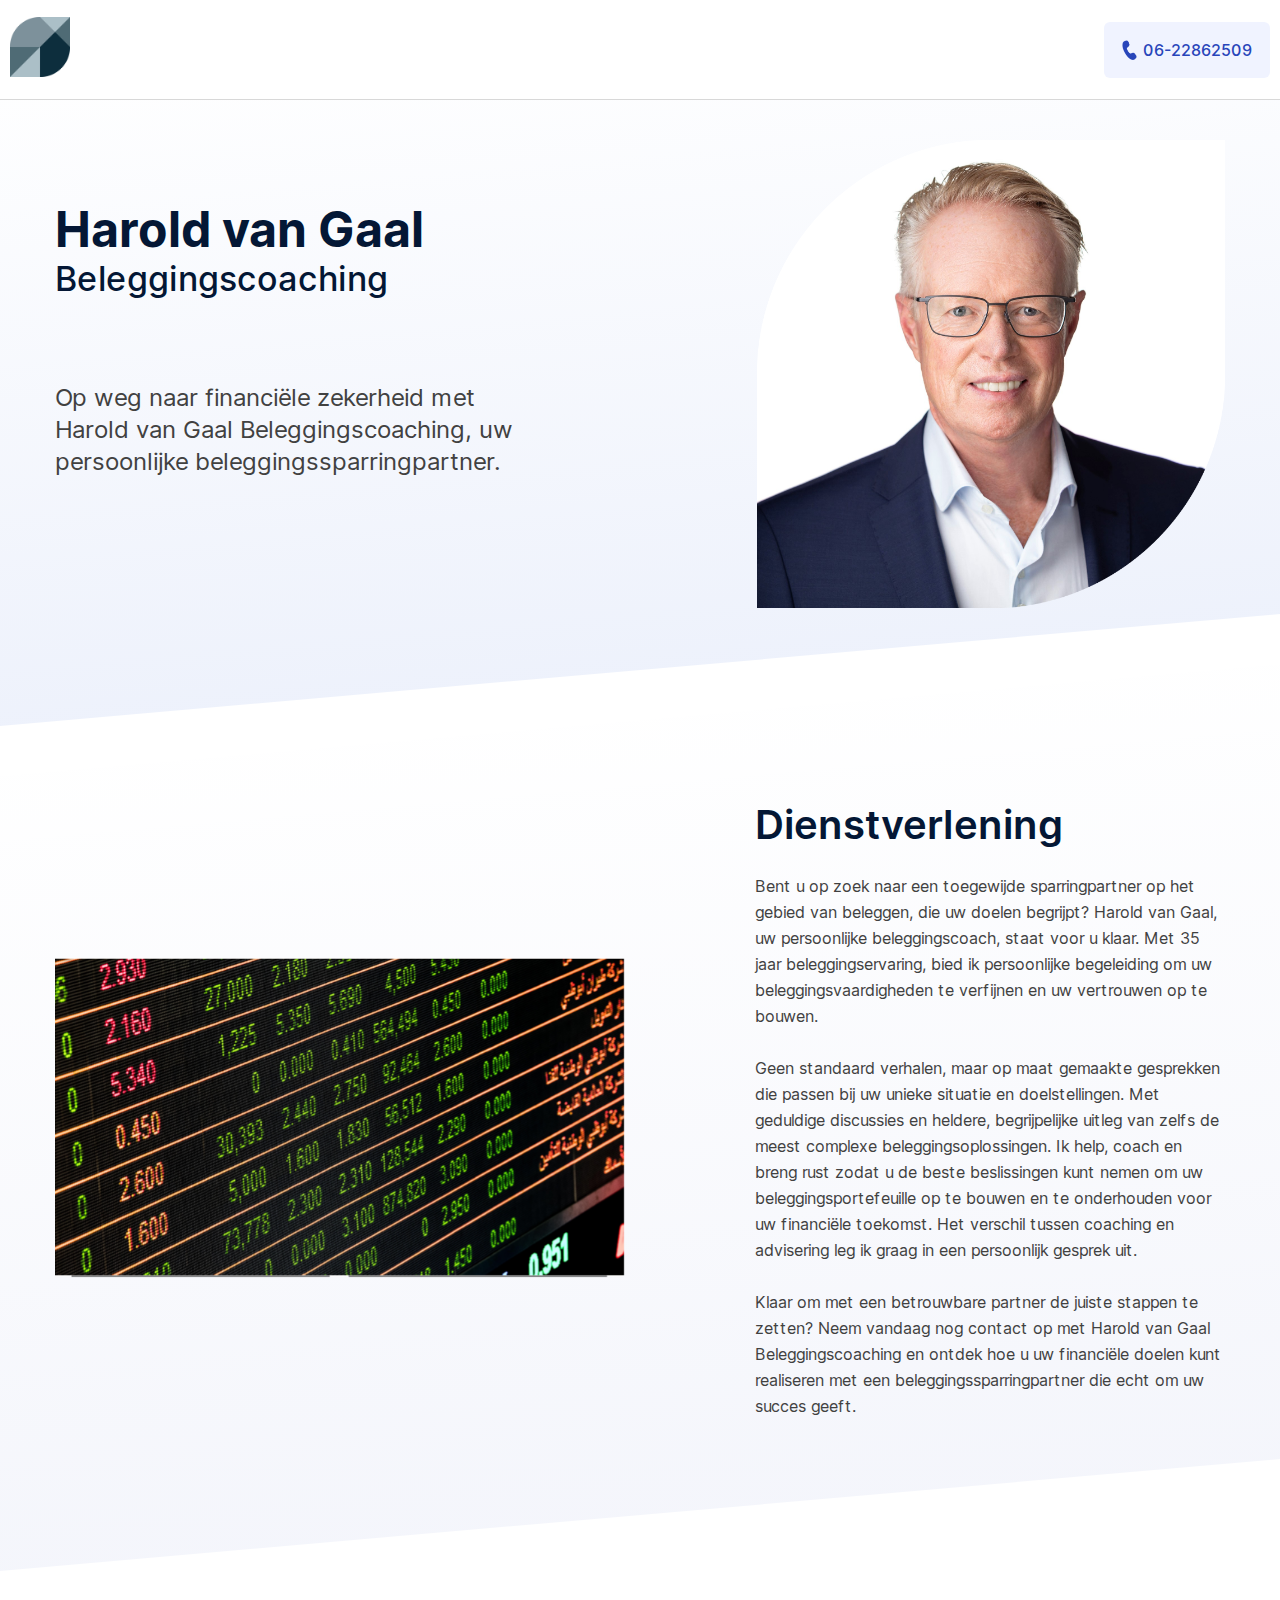
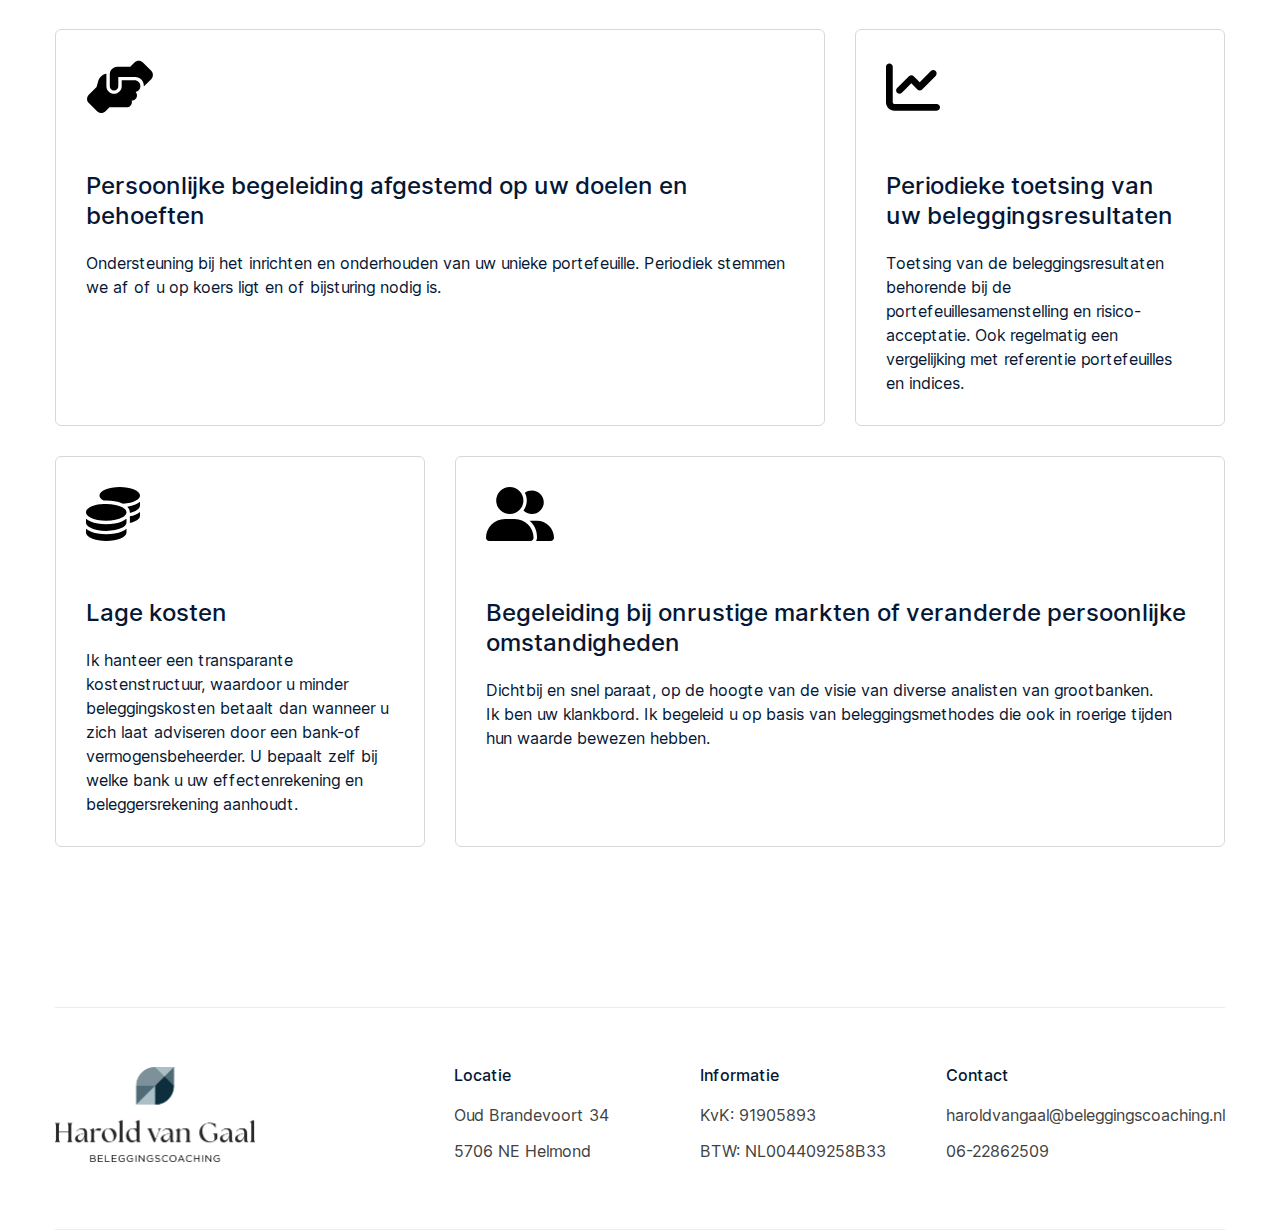
<file: index.html>
<!DOCTYPE html>
<html lang="en">
<head>
    <meta charset="utf-8">
    <meta http-equiv="X-UA-Compatible" content="IE=edge">
    <meta name="viewport" content="width=device-width,initial-scale=1.0">
    <meta name="keywords" content="Beleggen, belegging, beleggingscoaching, Helmond, Harold, Harold van Gaal, Harold van Gaal beleggingscoaching, Beleggen met vertrouwen, beleggen hulp, beleggings hulp"/>
    <meta name="description" content="Op weg naar financiële zekerheid met Harold van Gaal Beleggingscoaching, uw persoonlijke beleggingssparringpartner."/>
    <meta name="theme-color" content="#0d2e3d"/>

    <meta property="og:locale" content="nl_NL"/>
    <meta property="og:type" content="website">
    <meta property="og:title" content="Harold van Gaal beleggingscoaching - uw persoonlijke beleggingssparringpartner" />
    <meta property='og:image' content='https://i.imgur.com/KiqL4YO.jpg'/>
    <meta property="og:description" content="Bent u op zoek naar een toegewijde sparringpartner op het gebied van beleggen, die uw doelen begrijpt? Harold van Gaal, uw persoonlijke beleggingscoach, staat voor u klaar. Met 35 jaar beleggingservaring, biedt ik persoonlijke begeleiding om uw beleggingsvaardigheden te verfijnen en uw vertrouwen op te bouwen." />

    <meta name="twitter:card" content="summary_large_image"/>
    <meta name="twitter:site" content="Harold van Gaal beleggingscoaching - uw persoonlijke beleggingssparringpartner"/>
    <meta name="twitter:title" content="Harold van Gaal beleggingscoaching - uw persoonlijke beleggingssparringpartner"/>
    <meta name="twitter:description" content="Bent u op zoek naar een toegewijde sparringpartner op het gebied van beleggen, die uw doelen begrijpt? Harold van Gaal, uw persoonlijke beleggingscoach, staat voor u klaar. Met 35 jaar beleggingservaring, biedt ik persoonlijke begeleiding om uw beleggingsvaardigheden te verfijnen en uw vertrouwen op te bouwen."/>
    <meta name="twitter:url" content="https://beleggingscoaching.nl/" />

    <link type="application/json+oembed" href="/oEmbed.json" />

    <link rel="apple-touch-icon" sizes="57x57" href="/apple-icon-57x57.png">
    <link rel="apple-touch-icon" sizes="60x60" href="/apple-icon-60x60.png">
    <link rel="apple-touch-icon" sizes="72x72" href="/apple-icon-72x72.png">
    <link rel="apple-touch-icon" sizes="76x76" href="/apple-icon-76x76.png">
    <link rel="apple-touch-icon" sizes="114x114" href="/apple-icon-114x114.png">
    <link rel="apple-touch-icon" sizes="120x120" href="/apple-icon-120x120.png">
    <link rel="apple-touch-icon" sizes="144x144" href="/apple-icon-144x144.png">
    <link rel="apple-touch-icon" sizes="152x152" href="/apple-icon-152x152.png">
    <link rel="apple-touch-icon" sizes="180x180" href="/apple-icon-180x180.png">
    <link rel="icon" type="image/png" sizes="192x192"  href="/android-icon-192x192.png">
    <link rel="icon" type="image/png" sizes="32x32" href="/favicon-32x32.png">
    <link rel="icon" type="image/png" sizes="96x96" href="/favicon-96x96.png">
    <link rel="icon" type="image/png" sizes="16x16" href="/favicon-16x16.png">
    <link rel="manifest" href="/manifest.json">
    <meta name="msapplication-TileColor" content="#0d2e3d">
    <meta name="msapplication-TileImage" content="/images/favicons/ms-icon-144x144.png">

    <title>Harold van Gaal beleggingscoaching - uw persoonlijke beleggingssparringpartner</title>
  <script type="module" crossorigin src="/assets/index-fcbd6494.js"></script>
  <link rel="stylesheet" href="/assets/index-2481ab9f.css">
</head>
<body>

<div id="app"></div>


</body>
</html>
</file>
<file: assets/index-2481ab9f.css>
:root{--paragraphs-color: #414141;--heading-color: #041735;--brand-color: #2845ba}.w-layout-grid{grid-row-gap:16px;grid-column-gap:16px;grid-template-rows:auto auto;grid-template-columns:1fr 1fr;grid-auto-columns:1fr;display:grid}body{color:var(--paragraphs-color);font-family:Inter,sans-serif;font-size:16px;line-height:26px;margin:0}h1{color:var(--heading-color);margin-top:10px;margin-bottom:10px;font-size:48px;font-weight:700;line-height:59px}h2{color:var(--heading-color);margin-top:10px;font-size:40px;font-weight:600;line-height:49px}h3{color:var(--heading-color);margin-top:10px;font-size:24px;font-weight:500;line-height:30px}h4{color:var(--heading-color);margin-top:10px;font-size:20px;font-weight:500;line-height:28px}h5{color:var(--heading-color);margin-top:10px;margin-bottom:10px;font-size:18px;font-weight:500;line-height:26px}h6{color:var(--heading-color);margin-top:10px;margin-bottom:10px;font-size:16px;font-weight:500;line-height:24px}p{margin-bottom:0}a{color:var(--brand-color);text-decoration:none}a:hover{text-decoration:underline}ul{margin-top:10px;margin-bottom:10px;padding-left:40px}img{max-width:100%;margin-top:10px;margin-bottom:10px;display:inline-block}em{font-style:italic}blockquote{border-left:5px solid #e2e2e2;margin-top:10px;margin-bottom:10px;padding:10px 20px;font-size:18px;line-height:22px}.navbar-background{z-index:auto;box-shadow:none;background-color:#fff;border-bottom:1px solid #d8d8d8;margin-top:0;position:absolute;top:0%;bottom:0%;left:0%;right:0%}.dropdown-toggle{color:var(--heading-color);font-size:16px;font-weight:500}.dropdown-toggle:hover{color:var(--brand-color);font-weight:500}.dropdown-toggle:active{overflow:hidden}.dropdown-toggle.w--open{font-weight:500}.dropdown-toggle.w--open:hover{color:#2845ba}.nav-block{width:100%;height:100px;justify-content:space-between;align-items:center;margin-left:auto;margin-right:auto;display:flex;position:-webkit-sticky;position:sticky;padding:0!important}.arrow-icon{position:absolute}.navbar{z-index:999;background-color:#0000;font-weight:600;position:fixed;top:0%;bottom:auto;left:0%;right:0%}.dropdown-link{color:var(--heading-color);cursor:pointer;margin-top:0;margin-bottom:0;margin-left:0;padding:30px;font-size:16px;font-weight:500;text-decoration:none;transition:color .2s ease-in-out;display:block}.dropdown-link:hover{color:#2845ba;text-decoration:underline}.dropdown-link.w--current{font-size:16px}.dropdown-link.w--current:visited{color:#2845bab3}.phone-button{color:var(--brand-color);background-color:#f0f3ff;border-radius:6px;justify-content:flex-start;align-items:center;padding:15px 18px;font-weight:500;text-decoration:none!important;transition:transform .2s ease-in-out,background-color .2s ease-in-out,box-shadow .2s ease-in-out;display:flex;cursor:pointer}.logo{margin-top:0;margin-bottom:0;transition:transform .2s}.brand{transition:transform .2s;display:block}.phone-icon{margin-top:0;margin-bottom:0}.dropdown-link-vertical{color:var(--heading-color);cursor:pointer;margin-top:0;margin-bottom:0;margin-left:0;padding:15px 30px;font-size:16px;font-weight:500;text-decoration:none;transition:color .2s ease-in-out;display:block}.dropdown-link-vertical:hover{color:var(--brand-color);text-decoration:underline}.dropdown-link-vertical.w--current{font-size:16px}.dropdown-link-vertical.w--current:visited{color:#6e87e9}.phone-number{margin-left:6px;line-height:26px;text-decoration:none;display:inline-block}.nav-link-dropdown{margin-top:24px}.dropdown-list{color:#7c7c7c;background-color:#fff;border:1px solid #d8d8d8;border-radius:3px;padding-top:0;font-weight:500;display:none;box-shadow:5px 0 10px #0000001a}.dropdown-list:hover{color:#2e4ec2}.dropdown-list.w--open{width:auto;height:auto;box-shadow:none;border:1px solid #d8d8d8;border-radius:6px;margin-top:16px;margin-left:-10px;display:flex}.dropdown-list-vertical{color:#7c7c7c;background-color:#fff;border:1px solid #d8d8d8;border-radius:3px;padding-top:0;font-weight:500;display:none;box-shadow:5px 0 10px #0000001a}.dropdown-list-vertical:hover{color:#2e4ec2}.dropdown-list-vertical.w--open{width:auto;height:auto;box-shadow:none;border:1px solid #d8d8d8;border-radius:6px;margin-top:16px;margin-left:-10px;padding-top:15px;padding-bottom:15px;display:block}.nav-link{color:var(--heading-color);font-size:16px;font-weight:500}.nav-link:hover{color:var(--brand-color);text-decoration:none}.nav-link.w--current{color:var(--brand-color)}.dropdown-icon{margin-top:0;margin-bottom:0}.form-one{grid-column-gap:10px;grid-row-gap:0px;perspective-origin:50% 100%;transform-origin:50% 100%;grid-template-rows:auto;grid-template-columns:1.75fr .75fr;grid-auto-columns:1fr;display:grid}.form-block{z-index:1;width:480px;grid-column-gap:16px;grid-row-gap:16px;perspective-origin:50% 100%;transform-origin:50% 100%;grid-template-rows:auto;grid-template-columns:1fr 1fr;grid-auto-columns:1fr;margin-top:60px;margin-bottom:0;margin-right:0;display:block;position:relative}.five-minutes{font-weight:600}.header-section{flex-direction:row;justify-content:center;align-items:center;display:flex;position:relative}.hero-content-left{flex-direction:column;justify-content:flex-start;align-items:flex-start;padding-top:100px;padding-left:0;display:flex}.hero-title{width:482px;color:var(--heading-color);margin-top:0;margin-bottom:0;font-family:Inter,sans-serif;font-size:48px;font-weight:700;line-height:59px}.text-field-phone{width:100%;height:64px;color:var(--paragraphs-color);border:1px solid #d8d8d8;border-radius:6px;margin-bottom:0;padding-left:20px;font-size:16px;font-weight:400;transition:border .2s ease-in-out;display:flex}.text-field-phone:focus{border-color:#2845ba}.hero-grid{width:100%;height:auto;grid-column-gap:30px;grid-template-rows:auto;grid-template-columns:1fr 1fr;align-content:stretch;justify-content:stretch;justify-items:stretch;position:relative}.hero-bg-home-one{z-index:-999;height:670px;opacity:.1;background-image:linear-gradient(rgba(81,122,222,0),#517ade);align-items:flex-start;display:block;position:absolute;top:0%;bottom:auto;left:0%;right:0%;transform:skew(0,-5deg)}.hero-image{flex-direction:column;justify-content:flex-start;align-items:flex-end;margin-top:40px;display:flex}.scroll-down{width:70px;height:70px;background-color:#fff;border-radius:100%;justify-content:center;align-items:center;margin-top:60px;transition:box-shadow .2s ease-in-out;display:flex}.scroll-down:hover{box-shadow:0 4px 10px #00000014}.submit-button{width:170px;background-color:var(--brand-color);border-radius:6px;font-weight:500;transition:background-color .2s ease-in-out,transform .2s ease-in-out;box-shadow:0 11px 36px #2845ba33}.submit-button:hover{background-color:#395add;transform:translateY(-3px)}.submit-button.cta-button{width:100%;height:64px}.hero-text{width:480px;margin-bottom:0;font-size:24px;line-height:32px}.hero-block{width:100%;max-width:1170px;flex-direction:column;justify-content:center;align-items:center;margin:100px 35px 80px;display:flex;position:relative}.hero-block.hero-margin-home-3{margin-top:80px;margin-bottom:300px}.section{justify-content:center;align-items:center;display:flex;position:relative}.section.gradient-padding{background-image:linear-gradient(rgba(40,69,186,0),rgba(40,69,186,.05));padding-bottom:80px}.block-content{width:100%;max-width:1170px;flex-direction:column;justify-content:center;align-items:center;margin:80px 35px;display:flex;position:relative}.block-content.customer-margin{align-items:flex-start;margin-top:60px}.block-content.image-home-2{margin-left:35px;margin-right:35px}.block-content.clients-margin{margin-bottom:0}.block-content.left-align{align-items:flex-start}.block-content.contact-us{height:auto;background-image:linear-gradient(#607cf1,#607cf1);border-radius:6px;margin-top:200px;overflow:visible}.block-content.template-info{flex-direction:column;align-items:flex-start;display:flex}.block-content.top-margin{margin-top:160px}.block-content.top-bottom-margin{margin-top:140px;margin-bottom:160px}.customers-text{color:#41414166;margin-bottom:50px;font-size:20px;font-weight:400}.grid-customers{grid-column-gap:110px;grid-template-rows:auto;grid-template-columns:1.5fr 1.5fr 1.5fr 1.5fr 1.5fr}.customer{transition:transform .2s ease-in-out;position:relative}.customer:hover{transform:scale(.9)}.customer-logo{margin-top:0;margin-bottom:0}.health-insurance-block{height:385px;background-color:#fff3f2;border:1px solid rgba(0,0,0,0);border-radius:6px;margin-top:30px;padding-top:50px;padding-left:30px;padding-right:30px;transition:box-shadow .2s ease-in-out,background-color .2s ease-in-out}.health-insurance-block:hover{background-color:#fff;border-color:#d8d8d8;box-shadow:0 40px 40px -20px #0000001a}.pet-insurance-block{height:385px;background-color:#f0f3ff;border:1px solid rgba(0,0,0,0);border-radius:6px;margin-top:60px;padding-top:50px;padding-left:30px;padding-right:30px;transition:box-shadow .2s ease-in-out,background-color .2s ease-in-out}.pet-insurance-block:hover{background-color:#fff;border:1px solid #d8d8d8;box-shadow:0 40px 40px -20px #0000001a}.read-more{color:var(--brand-color);font-weight:500;line-height:24px;text-decoration:none}.read-more:hover{text-decoration:underline}.section-title{color:var(--heading-color);text-align:center;justify-content:center;align-items:center;margin-top:0;margin-bottom:80px;font-size:40px;font-weight:600;line-height:49px;display:block}.top-line{width:60px;height:2px;background-color:var(--heading-color);margin-bottom:30px}.car-insurance-block{height:385px;background-color:#f2fffe;border:1px solid rgba(0,0,0,0);border-radius:6px;padding-top:50px;padding-left:30px;padding-right:30px;transition:box-shadow .2s ease-in-out,background-color .2s ease-in-out}.car-insurance-block:hover{background-color:#fff;border-color:#d8d8d8;box-shadow:0 40px 40px -20px #0000001a}.insurance-paragraph{margin-bottom:0;line-height:24px}.insurance-title{margin-top:50px;margin-bottom:20px}.insurance-icon{margin-top:0;margin-bottom:0}.read-more-link{color:var(--brand-color);align-items:center;margin-top:40px;font-size:16px;font-weight:500;display:flex}.grid-insurance-boxes{width:100%;grid-column-gap:30px;grid-row-gap:30px;grid-template-rows:auto;grid-template-columns:1fr 1fr 1fr;grid-auto-columns:1fr;justify-items:stretch;display:grid}.section-title-left{justify-content:center;align-items:center;margin-top:0;margin-bottom:24px;display:block}.smart-insurance-bg{z-index:-999;height:96%;opacity:.05;background-image:linear-gradient(rgba(81,122,222,0),#2845ba);align-items:flex-start;display:block;position:absolute;top:0%;bottom:auto;left:0%;right:0%;transform:skew(0,-5deg)}.smart-image{margin-top:0;margin-bottom:0}.content-right{margin-left:100px}.paragraph-left{margin-bottom:50px}.grid-content{width:100%;grid-column-gap:30px;grid-row-gap:30px;grid-template-rows:auto;align-items:center}.secondary-button{width:170px;border:2px solid var(--brand-color);color:var(--brand-color);text-align:center;background-color:#0000;border-radius:6px;justify-content:center;align-items:center;padding-top:14px;padding-bottom:14px;font-weight:500;transition:background-color .2s ease-in-out,transform .2s ease-in-out;display:block}.secondary-button:hover{color:#fff;background-color:#2845ba;text-decoration:none;transform:translateY(-3px);box-shadow:1px 1px 4px #00000014,0 4px 6px #0000001c}.secondary-button.blog-button{margin-top:50px}.secondary-button.top-margin-button{margin-top:40px}.step-text{color:var(--brand-color);justify-content:center;align-items:center;display:flex}.step-image{margin-top:0;margin-bottom:0;transition:transform .5s ease-in-out;display:inline-block}.step-image:hover{transform:scale(1.05)}.step-block{width:100%;max-height:400px;object-fit:fill;border-radius:0 6px 6px;flex-wrap:nowrap;display:block;position:relative;overflow:hidden}.overlayer{height:40%;background-color:#0000;background-image:linear-gradient(rgba(3,17,35,0),#031123);display:block;position:absolute;top:auto;bottom:0%;left:0%;right:0%}.step-bg{width:84px;height:34px;color:var(--brand-color);background-color:#f0f3ff;border-top-left-radius:6px;border-top-right-radius:6px;justify-content:center;align-items:center;display:flex;position:relative}.blog-info{font-weight:400;position:absolute;top:auto;bottom:4%;left:3%;overflow:hidden}.step-paragraph{color:#fff;margin-bottom:0;font-family:Inter,sans-serif;font-weight:400;line-height:26px}.step-title{color:#fff;font-weight:500}.step{position:relative}._3-steps-bold{color:var(--brand-color);font-weight:600}._3-steps-grid{width:100%;grid-column-gap:30px;grid-row-gap:30px;grid-template-rows:auto;grid-template-columns:1fr 1fr 1fr;margin-top:0;position:relative}.slide-nav{width:100px;margin-bottom:90px;margin-left:auto;margin-right:387px;font-size:14px;display:block}.testimonial-grid{grid-column-gap:30px;grid-row-gap:30px;grid-template-rows:auto;grid-template-columns:1fr 1fr;grid-auto-flow:row;position:relative}.slider-arrow{margin:auto;font-size:18px;font-weight:600}.left-arrow{width:44px;height:44px;color:#2845ba;background-color:#e9ecf8;border-radius:100px;margin-top:60px;margin-bottom:0;margin-right:30px;padding:0;font-weight:400;transition:all .2s ease-in-out;display:none;position:relative}.left-arrow:hover{color:#fff;background-color:#2845ba;box-shadow:0 7px 13px #00000030}.client-info-v1{margin-top:40px;padding-bottom:0}.testimonial-slider-v1{width:100%;height:auto;background-color:#0000;position:relative}.client-image-big{margin-top:0;margin-bottom:0}.bottom-divider{width:100%;height:1px;background-color:#d8d8d8;margin-top:40px}.testimonial-block-v1{margin-top:auto;margin-bottom:150px;padding-left:100px;position:static;overflow:visible}.right-arrow{width:44px;height:44px;color:#2845ba;background-color:#e9ecf8;border-radius:100px;margin-bottom:0;transition:all .2s ease-in-out;display:none;position:relative}.right-arrow:hover{color:#fff;background-color:#2845ba;box-shadow:0 7px 13px #00000030}.quote-text-v1{margin-top:40px;margin-bottom:0;font-size:24px;font-weight:400;line-height:36px}.columns{width:100%;height:auto}.faqs-heading{margin-top:0;margin-bottom:0}.faqs-arrow{color:var(--heading-color);margin-left:0;margin-right:0;font-size:18px;font-weight:600;display:block}.faqs-paragraph{margin-bottom:0;line-height:24px}.column-faq-right{padding-left:15px;padding-right:0}.block-faqs-bg{height:auto;grid-column-gap:16px;grid-row-gap:16px;cursor:pointer;background-color:#fff;border:1px solid #d8d8d8;border-radius:6px;grid-template-rows:auto auto;grid-template-columns:1fr 1fr;grid-auto-columns:1fr;justify-content:space-around;align-items:stretch;margin-bottom:30px;padding:26px;transition:box-shadow .2s ease-in-out;display:block}.block-faqs-bg:hover{font-family:Inter,sans-serif;box-shadow:7px 7px 18px #00000014}.faqs-title{justify-content:space-between;align-items:center;display:flex}.space{height:10px}.column-faq-left{padding-left:0;padding-right:15px}.collection-list-blog{grid-column-gap:30px;grid-row-gap:30px;grid-template-rows:auto;grid-template-columns:1fr 1fr;grid-auto-columns:1fr;grid-auto-flow:row;display:grid}.collection-item-blog{grid-column-gap:16px;grid-row-gap:16px;grid-template-rows:auto auto;grid-template-columns:1fr 1fr;grid-auto-columns:1fr}.section-title{margin-top:0}.section-title.bottom-margin-width{width:500px;text-align:left;margin-bottom:80px}.footer-link{cursor:text!important;color:var(--paragraphs-color);margin-top:20px;margin-bottom:0;padding-bottom:0;font-weight:400;line-height:16px;text-decoration:none;display:block}.footer-link:hover{cursor:pointer!important;text-decoration:none}.footer-link.clickable:hover{cursor:pointer!important;text-decoration:underline}.footer-title{color:var(--heading-color);margin-top:0;margin-bottom:24px;font-size:16px;font-weight:500;line-height:16px}.footer-block{width:100%;height:auto;max-width:1170px;border-radius:3px 3px 0 0;margin-left:auto;margin-right:auto;position:relative;top:0%;bottom:0%;left:0%;right:0%}.footer-paragraph{color:var(--paragraphs-color);margin-top:20px;margin-bottom:0;line-height:24px}.footer-grid{width:100%;grid-template-rows:auto;grid-template-columns:1.25fr .75fr .75fr .5fr;padding-top:60px;padding-bottom:60px}.footer-divider{width:100%;height:1px;opacity:.1;color:#414141;background-color:#414141;margin-left:auto;margin-right:auto;position:absolute}.bottom-footer{justify-content:space-between;align-items:center;padding-top:20px;padding-bottom:20px;display:flex}.powered{float:none;clear:none;color:#414141;font-size:16px;font-weight:400;text-decoration:none}.footer-social-media{width:33px;height:33px;float:left;background-color:#d8d8d859;border-radius:6px;justify-content:center;align-items:center;margin-left:20px;display:flex}.footer{max-width:100%;perspective-origin:50% 100%;transform-origin:50% 100%;margin-top:80px;margin-left:35px;margin-right:35px;display:block;position:static}.blog-image-block{width:95%;height:300px;float:right;border-radius:6px;justify-content:flex-end;margin-bottom:-90px;display:block;position:relative;overflow:hidden}.blog-image{margin-top:0;margin-bottom:0;transition:transform .5s ease-in-out}.blog-image:hover{transform:scale(1.05)}.blog-title-date{z-index:1;width:370px;height:auto;background-color:#fff;border:1px solid #d8d8d8;border-radius:6px;padding:30px;transition:color .3s ease-in-out,box-shadow .3s ease-in-out;display:inline-block;position:relative}.blog-title-date:hover{color:#2845ba;box-shadow:7px 7px 18px #00000014}.category-post{width:100px;text-align:center;background-color:#e9ecf8;border-radius:6px;margin-bottom:20px}.blog-title{margin-top:0;margin-bottom:0}.date-created{color:var(--paragraphs-color);margin-top:20px}.blog-content{width:100%;max-width:1170px;flex-direction:column;justify-content:center;align-items:center;margin:0 35px;display:flex;position:relative}.rich-text-block{width:770px;font-size:18px;line-height:28px}.blog-text-overlayer{width:100%;height:40%;background-color:#0000;background-image:linear-gradient(rgba(3,17,35,0),#031123);border-bottom-right-radius:6px;border-bottom-left-radius:6px;display:block;position:absolute;top:auto;bottom:0%;left:0%;right:0%}.category-blog-post{width:100px;color:#fff;text-align:center;background-color:#ffffff4d;border-radius:6px;margin-top:0;margin-bottom:20px;margin-left:0;font-weight:500}.blog-single-text{width:600px;color:#fff;font-size:40px;font-weight:600;line-height:46px}.blog-post-image{width:100%;min-height:500px;grid-column-gap:16px;grid-row-gap:16px;border-radius:6px;flex-direction:row;grid-template-rows:auto auto;grid-template-columns:1fr 1fr;grid-auto-columns:1fr;justify-content:center;align-items:center;margin-top:60px;display:flex}.blog-single-hero{width:100%;max-width:1170px;flex-direction:column;flex:0 auto;justify-content:center;align-items:center;margin:100px 35px 80px;display:flex;position:relative}.blog-date-single-page{color:#f0f3ff;margin-top:10px}.right-arrow-visible{width:44px;height:44px;color:var(--brand-color);background-color:#f0f3ff;border-radius:100px;margin-bottom:0;margin-left:10px;margin-right:auto;transition:box-shadow .2s ease-in-out,background-color .2s ease-in-out;display:inline-block;position:relative}.right-arrow-visible:hover{background-color:var(--brand-color);color:#fff;box-shadow:0 7px 13px #00000030}.slide-nav-hiden{width:10%;height:30px;opacity:1;color:#2a48c2;justify-content:flex-start;margin-bottom:60px;margin-left:700px;margin-right:0;font-size:12px;line-height:16px;display:none;position:absolute;overflow:visible}.client-image-info{margin-top:40px}.testimonials{grid-column-gap:38px;grid-row-gap:30px;perspective-origin:50% 100%;transform-origin:50% 100%;grid-template-rows:auto;grid-template-columns:1fr 1fr 1fr;grid-auto-flow:row;margin-top:0;position:relative}.quote-icon{opacity:.3;margin-top:0;margin-bottom:0;display:block}.testimonial-slider-v2{width:100%;height:auto;background-color:#0000}.quote-text-v2{margin-top:40px;margin-bottom:0;font-size:18px;font-weight:400;line-height:28px}.client-info{float:left;margin-left:12px}.client-name{margin-top:5px;margin-bottom:0}.left-arrow-visible{width:44px;height:44px;color:var(--brand-color);background-color:#f0f3ff;border-radius:100px;margin-top:60px;margin-left:auto;margin-right:10px;transition:box-shadow .2s ease-in-out,background-color .2s ease-in-out;display:inline-block;position:relative}.left-arrow-visible:hover{background-color:var(--brand-color);color:#fff;box-shadow:0 7px 13px #00000030}.client-image-small{float:left;clear:both;margin-top:0;margin-bottom:0}.step-paragraph-v2{margin-bottom:0}.step-icon{margin-top:0;margin-bottom:0}.step-title-v2{margin-top:50px;margin-bottom:20px}.step-v2{cursor:crosshair;border:1px solid #d8d8d8;border-radius:6px;padding:40px 30px;transition:box-shadow .2s ease-in-out;position:relative}.step-v2:hover{box-shadow:14px 14px #fff3e5}.step-v2.step-2-hover:hover{box-shadow:14px 14px #eae8ff}.step-v2.step-3-hover:hover{box-shadow:14px 14px #ffeaea}.grid-step-3-v2{grid-column-gap:30px;grid-template-rows:auto;grid-template-columns:1fr 1fr 1fr}.step-text-top{opacity:.3;margin-top:20px;margin-right:20px;font-weight:500;position:absolute;top:0%;bottom:auto;left:auto;right:0%}.insurance-block{height:395px;background-color:#fff;border:1px solid #d8d8d8;border-radius:6px;padding-top:60px;padding-left:30px;padding-right:30px;transition:box-shadow .2s ease-in-out}.insurance-block:hover{border:1px solid #d8d8d8;box-shadow:14px 14px #fff3f2}.insurance-block.car-hover{transition-property:box-shadow}.insurance-block.car-hover:hover{box-shadow:14px 14px #f2fffe}.insurance-block.pet-hover{padding-left:30px;padding-right:30px;transition-property:box-shadow}.insurance-block.pet-hover:hover{box-shadow:14px 14px #f0f3ff}.single-hero-image{border-radius:6px;justify-content:center;margin-top:80px;display:flex;position:relative}.form-one-home-2{grid-column-gap:10px;grid-row-gap:0px;grid-template-rows:auto;grid-template-columns:1.75fr .75fr;grid-auto-columns:1fr;display:grid}.form-block-home-2{z-index:1;width:100%;max-width:550px;grid-column-gap:16px;grid-row-gap:16px;text-align:left;border-radius:6px;grid-template-rows:auto auto;grid-template-columns:1fr 1fr;grid-auto-columns:1fr;justify-content:center;margin:-30px auto 0;display:block;position:absolute;top:0%;bottom:auto;left:0%;right:0%}.hero-bg-home-2{z-index:-999;height:670px;opacity:.1;background-image:linear-gradient(rgba(81,122,222,0),#517ade);align-items:flex-start;display:block;position:absolute;top:0%;bottom:auto;left:0%;right:0%;transform:skew(0,-5deg)}.hero-title-center{color:var(--heading-color);text-align:center;margin-top:100px;margin-bottom:0;font-family:Inter,sans-serif;font-size:48px;font-weight:700;line-height:59px}.text-field-cta{width:100%;height:64px;color:var(--paragraphs-color);border:1px solid #d8d8d8;border-radius:6px;margin-bottom:0;padding-left:20px;padding-right:20px;font-size:16px;font-weight:400;display:flex}.text-field-cta:focus{border-color:#2845ba}.cta-grid{grid-column-gap:10px;grid-row-gap:0px;grid-template-rows:auto;grid-template-columns:1fr 1fr .75fr;grid-auto-columns:1fr;display:grid}.cta-form{width:100%;max-width:770px;grid-column-gap:16px;grid-row-gap:16px;text-align:left;grid-template-rows:auto auto;grid-template-columns:1fr 1fr;grid-auto-columns:1fr;justify-content:center;margin-bottom:0;margin-left:auto;margin-right:auto;display:block;position:static;top:0%;bottom:auto;left:0%;right:0%}.smart-insurance-section-bg{z-index:-999;height:100%;opacity:.05;background-image:linear-gradient(rgba(81,122,222,0),#2845ba);align-items:flex-start;display:block;position:absolute;top:auto;bottom:0%;left:0%;right:0%;transform:skew(0,-5deg)}.insurance-block-home-3{height:auto;color:var(--heading-color);background-color:#fff;border:1px solid #d8d8d8;border-radius:6px;padding:40px 30px;transition:box-shadow .2s ease-in-out}.insurance-block-home-3:hover{box-shadow:0 40px 40px -20px #0000001a}.grid-insurance-boxes-home-3{width:100%;max-width:1170px;grid-column-gap:30px;grid-row-gap:30px;grid-template-rows:auto;grid-template-columns:1fr 1fr 1fr;grid-auto-columns:1fr;justify-items:stretch;margin-bottom:-220px;margin-left:auto;margin-right:auto;padding-left:30px;padding-right:30px;display:grid;position:absolute;top:auto;bottom:0%;left:0%;right:0%}.hero-text-center{color:var(--paragraphs-color);text-align:center;margin-top:25px;margin-bottom:0;font-family:Inter,sans-serif;font-size:24px;font-weight:400;line-height:32px;position:relative}.cover-logo{width:100px;height:100px;margin:auto;transition:transform .2s;position:absolute;top:0;bottom:0;left:0;right:0}.cover-logo:hover{transform:scale(1.1)}.about-us-grid{width:100%;grid-column-gap:30px;grid-row-gap:30px;grid-template-rows:auto;align-items:center}.logo-circle-2{width:120px;height:120px;background-color:#fff;border:1px solid #d1d1d1;border-radius:100%;justify-content:center;margin:-55px auto auto;transition:box-shadow .2s ease-in-out;display:flex;position:absolute;top:0%;bottom:0;left:0%;right:0}.logo-circle-2:hover{box-shadow:0 10px 18px #00000014}.about-us-circle{width:374px;height:374px;border:2px dashed #d1d1d1;border-radius:100%;margin-left:50px;position:relative}.numbers-title{color:#041735;margin-bottom:0;font-size:24px;font-weight:600}.about-us-bg{z-index:-999;height:100%;opacity:.05;background-image:linear-gradient(rgba(81,122,222,0),#2845ba);align-items:flex-start;display:block;position:absolute;top:0%;bottom:auto;left:0%;right:0%;transform:skew(0,-5deg)}.logo-circle-4{width:120px;height:120px;background-color:#fff;border:1px solid #d1d1d1;border-radius:100%;justify-content:center;margin:auto auto -50px;transition:box-shadow .2s ease-in-out;display:flex;position:absolute;top:0%;bottom:0;left:0%;right:0}.logo-circle-4:hover{box-shadow:0 10px 18px #00000014}.logo-circle-3{width:120px;height:120px;background-color:#fff;border:1px solid #d1d1d1;border-radius:100%;justify-content:center;margin:auto -50px auto auto;transition:box-shadow .2s ease-in-out;display:flex;position:absolute;top:0%;bottom:0;left:0%;right:0}.logo-circle-3:hover{box-shadow:0 10px 18px #00000014}.short-info{margin-right:60px;display:inline-block}.subtitle{color:#414141;margin-top:0;font-size:16px}.logo-circle{width:120px;height:120px;background-color:#fff;border:1px solid #d1d1d1;border-radius:100%;justify-content:center;margin:auto auto auto -50px;transition:all .2s ease-in-out;display:flex;position:absolute;top:0%;bottom:0;left:0%;right:0}.logo-circle:hover{box-shadow:0 10px 18px #00000014}.single-page-title{color:var(--heading-color);text-align:left;margin-top:0;margin-bottom:0;font-size:48px}.single-page-text{color:var(--paragraphs-color);text-align:left;margin-top:20px;margin-bottom:0;font-family:Inter,sans-serif;font-size:24px;font-weight:400;line-height:32px}.insurance-image{border-radius:6px;margin-top:0;margin-bottom:0}.hero-insurance-bg{z-index:-999;height:670px;opacity:.1;background-image:linear-gradient(rgba(81,122,222,0),#517ade);align-items:flex-start;display:block;position:absolute;top:0%;bottom:auto;left:0%;right:0%;transform:skew(0,-5deg)}.pet-insurance-box{color:#041735;background-color:#fff;border:1px solid #d8d8d8;border-radius:6px;margin-top:0;padding:30px;transition:box-shadow .2s ease-in-out}.pet-insurance-box:hover{border:1px solid #d8d8d8;box-shadow:14px 14px #f0f3ff}.step-v2-2{cursor:crosshair;background-color:#fff;border:1px solid #d8d8d8;border-radius:6px;padding:40px 30px;transition:box-shadow .2s ease-in-out;position:relative}.step-v2-2:hover{box-shadow:14px 14px #fff3e5}.step-v2-2.step-2-hover:hover{box-shadow:14px 14px #eae8ff}.step-v2-2.step-3-hover:hover{box-shadow:14px 14px #ffeaea}.health-insurance-box{color:#041735;cursor:crosshair;background-color:#fff;border:1px solid #d8d8d8;border-radius:6px;margin-top:0;padding:30px;transition:box-shadow .2s ease-in-out}.health-insurance-box:hover{border:1px solid #d8d8d8;box-shadow:14px 14px #ffe7e7}.car-insurance-box{color:#041735;cursor:crosshair;background-color:#fff;border:1px solid #d8d8d8;border-radius:6px;margin-top:0;padding:30px;transition:box-shadow .2s ease-in-out}.car-insurance-box:hover{border:1px solid #d8d8d8;box-shadow:14px 14px #e9f4f8}.blog-hero-bg{z-index:-999;height:670px;opacity:.1;background-image:linear-gradient(rgba(81,122,222,0),#517ade);align-items:flex-start;display:block;position:absolute;top:0%;bottom:auto;left:0%;right:0%;transform:skew(0,-5deg)}.collection-list-blog-all{grid-column-gap:30px;grid-row-gap:30px;grid-template-rows:auto auto;grid-template-columns:1fr 1fr;grid-auto-columns:1fr;grid-auto-flow:row;display:grid}.contact-us-heading{color:var(--heading-color);margin-top:0;font-size:24px;line-height:24px}.contact-us-block{z-index:1;width:370px;height:auto;background-color:#fff;border-radius:6px;padding:50px;position:absolute;top:80px;bottom:auto;left:100px;right:auto;box-shadow:0 10px 18px #00000014}.contact-info-grid{grid-column-gap:0px;grid-template-columns:1fr 1fr;margin-top:121px;margin-bottom:80px;margin-left:484px}.form{margin-top:40px}.info-text{color:#fff;font-size:16px}.success-message{color:#2bbe9e;background-color:#f2fffe;border-radius:6px;margin-top:10px;padding:15px}.contact-info-heading{color:#fff;font-size:18px;font-weight:600}.contact-form{margin-bottom:0}.contact-us-button{width:100%;height:50px;background-color:var(--brand-color);border-radius:6px;transition:background-color .2s ease-in-out,transform .2s ease-in-out;box-shadow:0 11px 36px #2845ba33}.contact-us-button:hover{background-color:#395add;transform:translateY(-3px)}.error-message{color:#ff3a3a;text-align:center;background-color:#fff3f2;border-radius:6px}.text-field{min-height:50px;border-radius:6px;margin-bottom:20px}.text-field:focus{border:1px solid #2845ba}.text-field.textarea{max-height:200px;min-height:100px}.contact-us-text{color:var(--paragraphs-color);font-size:16px;line-height:24px}.map{height:400px;overflow:hidden}.header-block-blue{width:100%;max-width:1170px;background-color:var(--brand-color);border-radius:6px;flex-direction:column;flex:0 auto;justify-content:center;align-items:center;margin-top:160px;margin-left:35px;margin-right:35px;padding-top:100px;padding-bottom:100px;display:flex;position:relative}.hero-title-white{color:#fff;text-align:center;margin-top:0;margin-bottom:0}.color-bg{min-height:234px;min-width:170px;clear:both;background-color:#fff;border-radius:6px;margin-top:0;overflow:hidden;box-shadow:0 6px 21px #00000014}.secundary-button{width:170px;clear:none;border:2px solid var(--brand-color);color:var(--brand-color);text-align:center;background-color:#0000;border-radius:6px;justify-content:center;align-items:center;padding-top:14px;padding-bottom:14px;font-weight:500;transition:background-color .2s ease-in-out,transform .2s ease-in-out;display:block;position:relative}.secundary-button:hover{background-color:var(--brand-color);color:#fff;text-decoration:none;transform:translateY(-3px);box-shadow:1px 1px 4px #00000014,0 4px 6px #0000001c}.primary-3{min-height:170px;background-color:var(--paragraphs-color);color:#414141}.primary-1{min-height:170px;float:none;background-color:var(--heading-color)}.divider-line{width:100%;height:1px;opacity:.1;background-color:#414141}.hex-code{text-align:center;margin-top:20px}.grid-buttons{grid-template-rows:auto;grid-template-columns:1fr 1fr;margin-top:60px}.blue{min-height:170px;float:none;background-color:var(--brand-color)}.primary-button{width:170px;clear:none;background-color:var(--brand-color);color:#fff;text-align:center;border-radius:6px;justify-content:center;align-items:center;padding-top:14px;padding-bottom:14px;font-weight:500;transition:transform .2s ease-in-out;display:block;position:relative;box-shadow:0 11px 36px #0000}.primary-button:hover{color:#fff;background-color:#395add;text-decoration:none;transform:translateY(-3px)}.grid-color{width:100%;grid-template-rows:auto;grid-template-columns:1fr 1fr 1fr 1fr 1fr;margin-top:50px}.changelog-text{color:var(--paragraphs-color);margin-top:0;margin-bottom:20px;margin-right:auto}.licenses-grid-buttons{grid-template-rows:auto;grid-template-columns:1fr 1fr 1fr;align-items:center}.hero-text-white{opacity:.8;perspective-origin:50% 100%;transform-origin:50% 100%;color:#fff;text-align:center;margin-top:26px;font-family:Inter,sans-serif;font-size:24px;font-weight:400;line-height:32px;position:relative}.cta-title{text-align:center;margin-top:0;margin-bottom:60px}.hero-center-image{border-radius:6px;overflow:hidden}.single-hero-block{width:100%;max-width:1170px;flex-direction:column;margin:100px 35px 80px;padding-top:60px;display:flex;position:relative}.single-hero-block.blog-margin{margin-bottom:0}.hero-image-insurace-boxes{margin-top:100px}.hero-image-one-form{margin-top:100px;position:relative}.margin-top{margin-top:60px}._0margin{margin-top:0;margin-bottom:0}.licenses-images-grid{grid-column-gap:15px;grid-row-gap:15px;grid-template-rows:auto auto auto auto;grid-template-columns:1fr 1fr 1fr 1fr;grid-auto-columns:1fr;margin-top:40px;margin-bottom:60px;display:grid}.image-license{width:100%;height:150px;object-fit:cover}.licenses-icons-grid{width:100%;grid-column-gap:15px;grid-row-gap:15px;grid-template-rows:80px;grid-template-columns:60px 60px 60px 60px 60px 60px 60px 60px 60px 60px 60px 60px 60px 60px 60px;grid-auto-columns:1fr;justify-content:space-around;align-items:center;margin-top:40px;display:grid}.hero-subtitle{width:482px;color:var(--heading-color);flex-direction:column;justify-content:flex-start;align-items:flex-start;margin-top:-5px;margin-bottom:25px;font-family:Inter,sans-serif;font-size:48px;font-weight:500;line-height:59px;display:block}.superscript{font-size:34px}@media screen and (max-width: 991px){h3{margin-bottom:10px}.dropdown-toggle{padding:15px 0 15px 20px}.nav-block{margin-left:0;margin-right:0;padding-left:35px;padding-right:35px;display:flex;position:-webkit-sticky;position:sticky}.arrow-icon{margin-right:30px}.navbar{position:relative}.dropdown-link{padding:30px}.logo{margin-top:0}.menu-icon{font-size:34px}.brand{padding-left:0}.menu-button{color:var(--brand-color);background-color:#f0f3ff;border-radius:6px;margin-left:20px;padding:11px 12px;transition:background-color .2s ease-in-out,transform .2s ease-in-out,box-shadow .2s ease-in-out}.menu-button:hover{background-color:#fff;transform:translateY(-3px);box-shadow:0 4px 6px #0000001c,0 1px 4px #00000014}.menu-button.w--open{background-color:var(--brand-color);color:#f0f3ff;border:1px #000}.dropdown-link-vertical{padding:15px 30px}.phone-number{color:var(--brand-color);padding-left:6px;text-decoration:none;display:inline-block}.nav-link-dropdown{margin-top:20px}.dropdown-list.w--open{width:100%;background-color:#fff;border-radius:6px;margin-top:0;margin-left:0}.dropdown-list-vertical.w--open{width:100%;box-shadow:none;background-color:#fff;border-radius:6px;margin-top:0;margin-left:0;padding-top:15px;padding-bottom:15px}.nav-link{padding:15px 0 15px 20px}.nav-menu{background-color:#fff;border:1px solid #d8d8d8;border-radius:0 0 6px 6px;margin-top:-1px;margin-left:35px;margin-right:35px;padding:15px 10px}.form-one{grid-template-columns:1.5fr .75fr}.form-block{margin-top:50px;margin-right:0;padding-right:0}.hero-content-left{padding-top:0;padding-bottom:0;padding-left:0}.hero-title{line-height:1.4em}.text-field-phone{width:100%}.hero-grid{height:auto;grid-template-columns:.25fr}.hero-bg-home-one{height:115%}.smart-image{display:none}.hero-text{line-height:1.4em}.hero-block{margin:60px 35px 30px}.hero-block.hero-margin-home-3{margin-bottom:230px}.section{justify-content:center}.section.gradient-padding{padding-bottom:60px}.block-content{justify-content:center;align-items:center;margin:60px 35px}.block-content.customer-margin{margin-top:170px}.block-content.left-align{align-items:flex-start;margin-left:35px;margin-right:35px}.block-content.contact-us{height:auto;margin-top:60px}.block-content.top-margin{margin-top:120px}.block-content.top-bottom-margin{margin-top:60px;margin-bottom:60px}.grid-customers{grid-column-gap:16px;grid-row-gap:16px;flex-direction:row;grid-template-rows:auto;grid-template-columns:1fr 1fr 1fr 1fr 1fr;grid-auto-columns:1fr;align-items:center;display:grid}.customer{padding-bottom:0}.health-insurance-block,.pet-insurance-block{height:auto;margin-top:0;padding-top:30px;padding-bottom:30px}.section-title{text-align:center;margin-bottom:30px;line-height:1.4em}.top-line{margin-left:auto;margin-right:auto}.car-insurance-block{height:auto;padding-top:30px;padding-bottom:30px}.insurance-paragraph{width:auto;margin-top:0;line-height:1.6em}.insurance-title{margin-top:30px;margin-bottom:10px;font-size:20px;line-height:1.4em}.read-more-link{margin-top:20px}.grid-insurance-boxes{grid-column-gap:30px;grid-row-gap:30px;grid-template-rows:auto auto auto;grid-template-columns:1fr;grid-auto-columns:1fr;display:grid}.section-title-left{text-align:center;margin-bottom:20px;line-height:1.4em}.smart-insurance-bg{height:100%;display:none}.content-right{margin-left:0}.paragraph-left{text-align:center;line-height:1.4em}.grid-content{grid-column-gap:30px;grid-row-gap:40px;flex-direction:column;grid-template-rows:auto auto;grid-template-columns:1fr;grid-auto-columns:1fr;align-items:stretch;justify-items:center;display:grid}.secondary-button{margin-left:auto;margin-right:auto}.step-image{width:100%;display:inline-block;position:relative;bottom:190px;left:0;right:0}.step-block{max-width:none;min-width:370px}.blog-info{margin-bottom:10px;bottom:4%;left:4%;right:4%}.step-paragraph{width:auto;line-height:1.4em}.step-title{line-height:1.4em}._3-steps-grid{grid-column-gap:15px;grid-row-gap:30px;flex-direction:column;grid-template-rows:auto auto auto;grid-template-columns:1fr;grid-auto-columns:1fr;display:grid}.slide-nav{width:auto;height:16px;text-align:left;margin:40px auto 0 -5px;padding-top:0;display:block;position:relative}.testimonial-grid{grid-row-gap:50px;grid-template-rows:auto auto;grid-template-columns:1fr}.client-info-v1{padding-left:0}.client-image-big{margin-left:auto;margin-right:auto}.testimonial-block-v1{margin-top:0;margin-bottom:0;padding-left:0}.columns{flex-direction:column;margin-top:0;display:block}.faqs-heading{margin-top:0;margin-bottom:0;font-size:18px;font-weight:500;line-height:1.3em}.faqs-paragraph{width:auto;line-height:1.6em}.column-faq-right{padding-left:5px;padding-right:0}.block-faqs-bg{margin-bottom:10px;padding:20px}.column-faq-left{padding-left:0;padding-right:5px}.section-title.bottom-margin-width{text-align:center;margin-left:auto;margin-right:auto}.footer-link,.footer-title{line-height:1em}.footer-paragraph{display:none}.footer-grid{grid-column-gap:30px;grid-template-columns:.5fr .75fr .75fr .5fr}.footer{margin-top:60px;margin-left:35px;margin-right:35px}.blog-image-block{width:100%;height:200px;float:none;clear:none;border-bottom-right-radius:0;border-bottom-left-radius:0;margin-bottom:0;position:relative}.blog-image{margin-top:0;margin-bottom:0}.blog-title-date{z-index:0;width:100%;height:auto;border-top-left-radius:0;border-top-right-radius:0;margin-top:0;padding:30px;position:relative;top:0}.category-post{margin-top:0;margin-bottom:15px;margin-left:0}.blog-title{margin-top:0;margin-left:0;font-weight:500;line-height:1.4em}.date-created{margin-top:20px;margin-bottom:0;margin-left:0;line-height:1.4em}.blog-content{justify-content:center;align-items:center;margin:30px 35px}.rich-text-block{width:auto;font-size:18px}.blog-text-overlayer{height:60%}.category-blog-post{margin-top:0;margin-left:0}.blog-single-text{line-height:1.2em}.blog-post-image{width:100%;min-height:450px;margin-top:0;margin-bottom:30px;display:block}.blog-single-hero{margin:30px 35px 0}.testimonials{grid-column-gap:30px;grid-row-gap:30px;grid-template-rows:auto auto auto;grid-template-columns:1fr}.client-info{margin-left:12px;padding-left:0}.client-name{margin-top:6px;margin-bottom:10px;line-height:1em}.client-position{margin-bottom:0;line-height:1em}.left-arrow-visible{margin-top:60px}.client-image-small{display:block}.step-paragraph-v2{width:auto;margin-top:0}.step-title-v2{margin-top:40px;margin-bottom:15px}.step-v2{width:100%;padding:20px}.grid-step-3-v2{width:100%;grid-column-gap:30px;grid-row-gap:30px;grid-template-rows:auto;grid-template-columns:1fr 1fr 1fr;grid-auto-flow:row}.insurance-block{height:auto;margin-top:0;padding-top:30px;padding-bottom:30px;padding-left:30px}.insurance-block.pet-hover{padding-top:30px;padding-bottom:30px}.single-hero-image{width:100%;margin-top:60px;display:block}.form-one-home-2{grid-template-columns:1.5fr .75fr}.hero-bg-home-2{height:70%}.hero-title-center{margin-top:0}.cta-grid{grid-column-gap:20px}.call-to-action{height:auto;justify-content:center;align-items:center;margin:60px 35px;padding:60px 30px}.cta-form{margin-top:0}.smart-insurance-section-bg{display:none}.insurance-block-home-3{height:auto;margin-top:0;padding:20px}.grid-insurance-boxes-home-3{grid-column-gap:10px;grid-row-gap:30px;grid-template-rows:auto;grid-template-columns:1fr 1fr 1fr;grid-auto-columns:1fr;margin-bottom:-190px;display:grid;position:absolute}.hero-text-center{margin-bottom:0;line-height:1.4em}.about-us-grid{grid-column-gap:30px;grid-row-gap:100px;flex-direction:column;grid-template-rows:auto auto;grid-template-columns:1fr;grid-auto-columns:1fr;display:grid}.about-us-info{width:400px;justify-content:space-between;margin-top:30px;margin-left:auto;margin-right:auto;display:flex}.about-us-circle{margin-left:auto;margin-right:auto}.about-us-bg{display:none}.short-info{margin-right:0}.single-page-title{margin-top:0;margin-bottom:0;line-height:1em}.single-page-text{margin-bottom:0;line-height:1.6em}.hero-insurance-bg{height:70%}.pet-insurance-box{height:auto;margin-top:0;padding-top:30px;padding-bottom:30px;padding-left:30px}.step-v2-2{width:100%;padding:20px}.health-insurance-box{height:auto;margin-top:0;padding-top:40px;padding-bottom:40px;padding-left:40px}.car-insurance-box{height:auto;margin-top:0;padding-top:30px;padding-bottom:30px;padding-left:30px}.blog-hero-bg{height:130%}.contact-us-heading{line-height:1em}.contact-us-block{width:100%;height:auto;border-bottom-right-radius:0;border-bottom-left-radius:0;position:static}.contact-info-grid{width:100%;grid-column-gap:0px;grid-row-gap:16px;grid-template-rows:auto auto;grid-template-columns:.5fr .5fr;grid-auto-columns:1fr;margin-top:30px;margin-bottom:30px;margin-left:0;padding-left:50px;padding-right:50px;display:grid}.form{grid-column-gap:15px;grid-row-gap:15px;grid-template-rows:auto auto;grid-template-columns:1fr 1fr;grid-auto-columns:1fr;display:grid}.info-text{line-height:1.2em}.success-message{margin-top:20px}.contact-info-heading{line-height:1.2em}.contact-form,.text-field{margin-bottom:0}.contact-us-text{line-height:1em}.map{margin-top:auto;display:none}.header-block-blue{margin:40px 35px 0}.hero-title-white{line-height:1.4em}.secundary-button,.primary-button{margin-left:auto;margin-right:auto}.grid-color{grid-template-columns:1fr 1fr 1fr 1fr}.hero-text-white{text-align:center;margin-left:35px;margin-right:35px;line-height:1.4em}.cta-title{margin-bottom:40px}.single-hero-block{margin:0 35px 30px}.single-hero-block.blog-margin{margin-bottom:30px}.hero-image-insurace-boxes,.hero-image-one-form{margin-top:80px}.licenses-images-grid{grid-template-columns:1fr}.licenses-icons-grid{grid-template-rows:80px 80px 80px;grid-template-columns:60px 60px 60px 60px 60px 60px}.hero-subtitle{line-height:1.4em}}@media screen and (max-width: 767px){h2{font-size:28px;line-height:1.2em}h3,h4{line-height:1.4em}.dropdown-toggle{padding:12px 0 12px 15px}.nav-block{padding-left:16px;padding-right:16px}.arrow-icon{margin-right:15px}.navbar{position:relative}.dropdown-link{padding:12px 20px}.logo{display:inline-block}.brand{padding-left:0}.dropdown-link-vertical{padding:12px 20px}.nav-link-dropdown{margin-top:15px}.dropdown-list.w--open{border-radius:6px;margin-left:0}.dropdown-list-vertical.w--open{box-shadow:none;border-radius:6px;margin-top:0;margin-left:0;padding-top:12px;padding-bottom:12px}.nav-link{padding:12px 15px}.nav-menu{border-bottom-right-radius:6px;border-bottom-left-radius:6px;margin-left:16px;margin-right:16px;padding:10px}.form-one{grid-template-columns:1.25fr .5fr;margin-left:auto;margin-right:auto}.form-block{width:100%;max-width:475px;margin-top:30px}.hero-content-left{margin-top:0;margin-bottom:90px;padding-top:0;padding-bottom:0;padding-left:0}.hero-title{width:100%;margin-bottom:15px;font-size:40px;line-height:1.3em}.text-field-phone{font-size:16px}.hero-grid{grid-column-gap:15px;grid-row-gap:15px;grid-template-columns:1.25fr}.hero-bg-home-one{height:90%}.hero-text{width:100%;font-size:20px;line-height:1.4em}.hero-block{margin:30px 16px}.hero-block.hero-margin-home-3{margin-top:30px;margin-bottom:0}.section.gradient-padding{padding-bottom:30px}.block-content{margin:30px 16px}.block-content.customer-margin{margin-top:70px}.block-content.image-home-2,.block-content.left-align{margin-left:16px;margin-right:16px}.block-content.contact-us{border-radius:0;margin-top:0;margin-left:0;margin-right:0}.block-content.top-margin{margin-top:60px}.block-content.top-bottom-margin{margin-top:30px;margin-bottom:30px}.customers-text{margin-bottom:30px;margin-right:auto;position:relative}.grid-customers{grid-column-gap:40px;grid-row-gap:40px;grid-template-rows:auto auto;grid-template-columns:1fr 1fr 1fr;margin-bottom:0}.customer{margin-right:auto}.health-insurance-block,.pet-insurance-block{padding-top:30px;padding-bottom:30px}.section-title{margin-bottom:30px;font-size:28px;line-height:1.4em}.top-line{margin-bottom:40px}.car-insurance-block{padding-top:30px;padding-bottom:30px}.insurance-paragraph{line-height:1.4em}.insurance-title{margin-top:30px;font-size:20px;line-height:1.4em}.grid-insurance-boxes{grid-column-gap:10px;grid-row-gap:10px}.section-title-left{margin-bottom:15px;font-size:28px;line-height:1.4em}.smart-insurance-bg{display:none}.paragraph-left{text-align:center;margin-bottom:20px;line-height:1.4em}.grid-content{grid-column-gap:15px;grid-row-gap:30px;margin-top:0}.secondary-button,.secondary-button.top-margin-button{margin-top:30px}.step-image{bottom:100px}.blog-info{margin-bottom:0}.step-paragraph,.step-title{margin-bottom:10px;line-height:1.4em}._3-steps-grid{grid-row-gap:15px}.slide-nav{width:auto;text-align:center;margin-top:20px}.client-info-v1,.bottom-divider{margin-top:30px}.quote-text-v1{margin-top:20px}.mask{margin-bottom:0}.faqs-heading{font-weight:500}.faqs-paragraph{line-height:1.6em}.column-faq-right{padding-left:0}.block-faqs-bg{transition-property:filter}.collection-list-blog{grid-column-gap:15px;grid-row-gap:15px}.section-title.bottom-margin-width{width:auto;margin-bottom:15px}.social-media{margin-top:0;margin-left:0;margin-right:0}.footer-link{margin-top:20px}.footer-block{height:auto}.left-block-footer{align-items:center;margin-bottom:20px;margin-left:0;display:flex}.footer-paragraph{margin-top:0;margin-left:auto;margin-right:auto;font-size:14px;line-height:22px;display:none}.footer-grid{grid-column-gap:30px;grid-template:"." "." / 1fr 1fr 1fr;grid-auto-columns:.25fr;padding-top:40px;padding-bottom:40px}.bottom-footer{margin-left:0;margin-right:0}.footer{margin-top:30px;margin-left:16px;margin-right:16px}.blog-image-block{height:150px}.blog-title-date{padding:20px}.category-post{margin-bottom:10px}.blog-title{font-size:20px;font-weight:500;line-height:1.4em}.date-created{margin-top:10px}.blog-content{margin:15px 16px}.rich-text-block{font-size:16px;line-height:1.4em}.blog-text-overlayer{height:70%}.category-blog-post{margin-bottom:0}.blog-single-text{width:auto;margin-top:10px;margin-bottom:6px;font-size:28px;font-weight:600;line-height:1.2em}.blog-post-image{min-height:300px;margin-bottom:0}.blog-single-hero{margin:30px 16px 15px}.quote-text-v2{line-height:1.6em}.client-name,.left-arrow-visible{margin-top:0}.step-paragraph-v2{line-height:1.4em}.step-title-v2{margin-top:30px;line-height:1.4em}.step-v2:hover{box-shadow:7px 7px #fff3e5}.step-v2.step-2-hover:hover{box-shadow:7px 7px #eae8ff}.step-v2.step-3-hover:hover{box-shadow:7px 7px #ffeaea}.grid-step-3-v2{grid-column-gap:10px;grid-row-gap:10px;grid-template-rows:auto auto auto}.insurance-block{padding:20px}.insurance-block:hover{box-shadow:7px 7px #ffe7e7}.insurance-block.car-hover:hover{box-shadow:7px 7px #e9f4f8}.insurance-block.pet-hover{padding:20px}.insurance-block.pet-hover:hover{box-shadow:7px 7px #f0f3ff}.single-hero-image{margin-top:60px;margin-bottom:0;position:relative}.form-one-home-2{grid-template-columns:1.25fr .5fr;margin-left:auto;margin-right:auto}.form-block-home-2{margin-left:auto;margin-right:auto;padding-left:40px;padding-right:40px}.hero-bg-home-2{height:70%}.hero-title-center{width:100%;margin-top:0;margin-bottom:15px;font-size:28px;line-height:1.4em}.cta-grid{grid-column-gap:10px;grid-row-gap:10px}.call-to-action{margin:20px 16px;padding-top:60px;padding-bottom:60px}.smart-insurance-section-bg{display:none}.grid-insurance-boxes-home-3{grid-row-gap:10px;grid-template-rows:auto auto auto;grid-template-columns:1fr;margin-top:30px;margin-bottom:0;padding-left:0;padding-right:0;position:relative}.hero-text-center{margin-top:0;margin-bottom:0;font-size:18px;line-height:1.4em}.about-us-grid{grid-column-gap:15px;grid-row-gap:90px;margin-top:0}.about-us-info{justify-content:space-around;margin-top:20px}.about-us-bg{display:none}.single-page-title{margin-top:0;margin-bottom:0;font-size:34px;line-height:1.4em}.single-page-text{margin-top:10px;font-size:18px;line-height:1.6em}.insurance-image{margin-bottom:0}.hero-insurance-bg{height:70%}.pet-insurance-box{padding:20px}.pet-insurance-box:hover{box-shadow:none}.step-v2-2:hover{box-shadow:7px 7px #fff3e5}.step-v2-2.step-2-hover:hover{box-shadow:7px 7px #eae8ff}.step-v2-2.step-3-hover:hover{box-shadow:7px 7px #ffeaea}.health-insurance-box{padding-top:30px;padding-bottom:30px;padding-left:30px}.health-insurance-box:hover{box-shadow:none}.car-insurance-box{padding-top:30px;padding-bottom:30px;padding-left:30px}.car-insurance-box:hover{box-shadow:none}.blog-hero-bg{height:140%}.collection-list-blog-all{grid-column-gap:15px;grid-row-gap:15px}.contact-us-block{border-top-left-radius:0;border-top-right-radius:0;padding:30px;position:static;top:0%;bottom:auto;left:0%;right:0%}.contact-info-grid{width:100%;grid-column-gap:0px;grid-row-gap:16px;grid-template-rows:auto auto;grid-template-columns:.75fr .75fr;grid-auto-columns:1fr;margin-top:30px;margin-bottom:30px;margin-left:0;padding-left:30px;padding-right:30px;display:grid}.form{margin-top:20px}.text-field{font-size:16px}.map{display:none}.header-block-blue{margin:30px 16px 15px;padding:60px}.hero-title-white{font-size:28px;line-height:1.4em}.color-bg{min-width:auto}.grid-buttons{grid-template-rows:auto;margin-top:30px;margin-left:0;margin-right:auto}.grid-color{width:100%;grid-column-gap:10px;grid-row-gap:10px;grid-template-rows:auto auto auto auto;grid-template-columns:1fr 1fr;margin-top:30px}.licenses-grid-buttons{grid-template-rows:auto auto;grid-template-columns:1fr 1fr;margin-top:0;margin-left:0;margin-right:auto}.hero-text-white{width:100%;margin-top:0;margin-left:16px;margin-right:16px;font-size:18px;line-height:1.4em}.cta-title{text-align:center;margin-bottom:30px}.single-hero-block{margin:60px 16px;padding-top:0}.single-hero-block.blog-margin{margin-bottom:0}.hero-image-insurace-boxes{margin-top:30px}.hero-image-one-form{margin-top:40px}.licenses-icons-grid{grid-template-rows:80px 80px 80px;grid-template-columns:60px 60px 60px 60px 60px}.hero-subtitle{width:100%;margin-bottom:15px;font-size:40px;line-height:1.3em}}@media screen and (max-width: 479px){body{color:var(--paragraphs-color)}h2{margin-bottom:10px;font-size:28px}h3{color:var(--heading-color);margin-bottom:10px;line-height:1.4em}h4{color:var(--heading-color);margin-bottom:10px;font-size:18px}.nav-block{padding-left:16px;position:relative}.logo{transition-timing-function:ease-in-out}.menu-icon{font-size:30px}.menu-button{margin-left:0;margin-right:0;padding:10px}.menu-button.w--open{background-color:var(--brand-color)}.nav-link-dropdown{margin-top:10px}.dropdown-list.w--open{border:1px solid #d8d8d8;border-radius:6px;flex-direction:column;padding-top:12px;padding-bottom:12px;position:relative}.dropdown-list-vertical.w--open{border:1px solid #d8d8d8;border-radius:6px;padding-top:12px;padding-bottom:12px;position:relative}.nav-menu{background-color:#fff}.form-one{width:100%;grid-template-rows:auto;grid-template-columns:1fr;display:block}.form-block{width:100%;max-width:none;margin-top:15px;margin-left:0;margin-right:0;display:block}.header-section{margin-bottom:0;margin-left:0;margin-right:0}.hero-content-left{margin-bottom:0;padding-top:0;padding-bottom:0;padding-left:0;display:block}.hero-title{width:100%;margin-bottom:10px;margin-left:0;font-size:28px;line-height:1.3em;display:block}.text-field-phone{border-radius:6px}.hero-grid{grid-column-gap:15px;grid-row-gap:15px;grid-template-columns:1fr}.hero-bg-home-one{height:105%}.submit-button{width:100%;height:64px;border-radius:3px;margin-top:10px;position:relative}.hero-text{width:100%;margin-top:0;margin-left:0;font-size:18px;line-height:1.4em;display:block}.hero-block{margin-top:20px;margin-bottom:20px}.hero-block.hero-margin-home-3{margin-top:15px}.block-content{margin:15px 16px}.block-content.customer-margin{align-items:center;margin-top:40px}.block-content.image-home-2{margin-top:15px;margin-left:16px;margin-right:16px}.block-content.left-align{margin-left:16px;margin-right:16px}.block-content.contact-us{border-radius:0}.block-content.top-margin{margin-top:30px}.block-content.top-bottom-margin{margin-top:15px;margin-bottom:15px}.customers-text{text-align:center;margin-bottom:20px;margin-left:auto;margin-right:auto;line-height:1.2em;position:static}.grid-customers{grid-column-gap:40px;grid-row-gap:40px;grid-template-rows:auto auto auto auto auto;grid-template-columns:1fr;grid-auto-columns:1fr;grid-auto-flow:row;margin-bottom:0}.customer{margin-left:auto;margin-right:auto}.health-insurance-block,.pet-insurance-block{padding:24px}.section-title{margin-bottom:15px;font-size:28px;line-height:1.2em}.car-insurance-block{padding:24px}.insurance-paragraph{line-height:1.4em}.insurance-title{margin-top:20px;font-size:20px}.read-more-link{margin-top:20px}.grid-insurance-boxes{grid-row-gap:10px;margin-top:0}.section-title-left{margin-bottom:15px;font-size:28px;line-height:1.2em}.smart-insurance-bg{display:none}.paragraph-left{text-align:center;font-size:16px;line-height:1.4em}.grid-content{grid-column-gap:15px;grid-row-gap:20px;grid-template-rows:auto auto;grid-template-columns:1fr;grid-auto-columns:1fr;display:grid}.secondary-button,.secondary-button.top-margin-button{margin-top:20px}.step-image{bottom:auto}.step-block{height:250px;max-height:none;min-width:auto}.overlayer{height:70%}.blog-info{bottom:4%;left:4%;right:4%}.step-paragraph{margin-bottom:8px;line-height:1.4em}.step-title{margin-bottom:8px;font-size:20px;line-height:1.3em}._3-steps-grid{grid-row-gap:15px}.slide-nav{text-align:center;margin-top:20px}.testimonial-grid{grid-column-gap:16px;grid-row-gap:30px;grid-template-columns:1fr}.left-arrow{margin-top:40px}.client-info-v1{margin-top:20px}.client-image-big{width:100%;height:auto}.bottom-divider{margin-top:20px}.testimonial-block-v1{width:100%}.quote-text-v1{margin-top:20px;margin-bottom:0;font-family:Inter,sans-serif;font-size:16px;font-weight:400;line-height:1.6em}.mask{margin-bottom:0;overflow:hidden}.faqs-heading{font-size:16px;line-height:1.4em}.faqs-arrow{font-size:16px}.faqs-paragraph{line-height:1.4em}.column-faq-right{padding-left:0;padding-right:0}.block-faqs-bg{margin-bottom:10px;padding-bottom:20px}.column-faq-left{padding-left:0;padding-right:0}.collection-list-blog{grid-column-gap:10px;grid-row-gap:10px}.section-title.bottom-margin-width{text-align:center}.footer-brand{text-align:center;margin-left:auto;margin-right:auto;display:block}.social-media{justify-content:space-around;margin-top:20px;display:flex}.footer-link{text-align:center;margin-top:20px;display:block}.footer-title{text-align:center;margin-top:0;margin-bottom:0}.left-block-footer{margin-left:16px;margin-right:16px}.footer-paragraph{text-align:center}.footer-grid{grid-column-gap:0px;grid-row-gap:40px;grid-template-rows:auto auto auto auto;grid-template-columns:1fr;grid-auto-flow:row;margin-left:auto;margin-right:auto;padding-top:40px;padding-bottom:40px;display:block}.bottom-footer{display:block}.block-footer{margin-top:30px}.powered{text-align:center;margin:0 auto;display:block}.footer-social-media{margin-left:0}.footer{margin-top:15px;margin-left:16px;margin-right:16px}.blog-image-block{width:100%;border-bottom-right-radius:0;border-bottom-left-radius:0;display:inline-block;position:static}.blog-title-date{width:100%;height:auto;border-top-left-radius:0;border-top-right-radius:0;margin-bottom:0;padding:16px;display:inline-block;position:relative;top:-7px}.category-post{margin-bottom:10px;display:block;position:static}.blog-title{margin-top:0;font-size:18px;line-height:1.2em}.date-created{margin-top:6px;margin-bottom:0;display:block;position:static}.blog-content{margin:15px 16px}.rich-text-block{font-size:16px}.blog-text-overlayer{height:80%}.category-blog-post{margin-bottom:10px;display:block;position:static}.blog-post-image{width:100%;min-height:300px;overflow:hidden}.blog-single-hero{margin-top:30px;margin-bottom:15px}.client-image-info{margin-top:20px}.testimonials{grid-column-gap:0px;grid-row-gap:30px}.quote-text-v2{margin-top:20px;margin-bottom:0;font-size:16px;line-height:24px}.client-name{margin-top:6px;font-size:16px}.client-position{font-size:14px}.left-arrow-visible{margin-top:17px}.step-title-v2{margin-top:20px;margin-bottom:10px;font-size:20px}.insurance-block{padding:20px}.insurance-block.pet-hover:hover{box-shadow:7px 7px #f0f3ff}.single-hero-image{width:100%;margin-top:25px}.form-one-home-2{width:100%;grid-template-rows:auto;grid-template-columns:1fr;display:block}.form-block-home-2{margin-top:0;padding-left:0;padding-right:0;position:relative}.hero-bg-home-2{height:80%}.hero-title-center{width:100%;margin:0 16px;font-size:28px;line-height:1.3em;display:block}.text-field-cta{width:auto;padding-left:15px;padding-right:10px}.cta-grid{width:100%;grid-row-gap:10px;grid-template-rows:auto;grid-template-columns:1fr}.call-to-action{margin:15px 16px;padding:30px 15px}.smart-insurance-section-bg{display:none}.insurance-block-home-3{padding:20px}.grid-insurance-boxes-home-3{grid-row-gap:10px;margin-top:25px;margin-bottom:15px}.hero-text-center{width:100%;margin:10px 16px 0;font-size:18px;line-height:1.4em;display:block}.cover-logo{display:none;position:static}.about-us-grid{grid-column-gap:15px;grid-row-gap:30px;grid-template-rows:auto auto;grid-template-columns:1fr;grid-auto-columns:1fr;margin-bottom:0;display:grid}.logo-circle-2{width:100px;height:100px;margin-top:0;margin-bottom:0;position:relative}.about-us-info{width:100%;grid-column-gap:16px;grid-row-gap:16px;grid-template-rows:auto;grid-template-columns:1fr 1fr 1fr;grid-auto-columns:1fr;justify-items:center;display:grid}.about-us-circle{width:100%;height:auto;grid-column-gap:0px;grid-row-gap:15px;border:0 rgba(0,0,0,0);border-radius:0%;grid-template-rows:auto auto;grid-template-columns:.75fr .75fr;grid-auto-columns:1fr;margin-left:0;margin-right:0;display:grid}.about-us-bg{display:none}.logo-circle-4{width:100px;height:100px;margin-top:0;margin-bottom:0;position:relative}.logo-circle-3{width:100px;height:100px;margin:0 auto;position:static}.logo-circle{width:100px;height:100px;margin:0 auto;display:flex;position:static}.single-page-title{margin-top:0;font-size:28px}.single-page-text{width:auto;margin:10px 0 0;font-size:18px;line-height:1.4em;display:block}.hero-insurance-bg{height:70%}.pet-insurance-box,.health-insurance-box,.car-insurance-box{padding:20px}.blog-hero-bg{height:140%}.collection-list-blog-all{grid-column-gap:10px;grid-row-gap:10px}.contact-us-block{z-index:auto;padding:30px 16px;position:relative}.contact-us-text{line-height:1.2em}.header-block-blue{margin-top:30px;margin-bottom:30px;padding:30px}.hero-title-white{width:100%;margin-left:16px;margin-right:16px;font-size:28px;line-height:1.3em;display:block}.grid-buttons{grid-template-columns:1fr;margin-top:30px}.licenses-grid-buttons{grid-template-rows:auto auto auto;grid-template-columns:1fr;margin-top:0}.hero-text-white{width:100%;margin-left:16px;margin-right:16px;font-size:18px;line-height:1.4em;display:block}.cta-title{text-align:center;margin-bottom:15px}.hero-center-image{margin-top:15px}.single-hero-block{margin-top:25px;margin-bottom:15px}.single-hero-block.blog-margin{margin-bottom:15px}.hero-image-insurace-boxes{margin-top:0}.hero-image-one-form{margin-top:20px}.licenses-images-grid{grid-template-rows:auto auto auto auto auto auto auto auto auto auto auto auto auto}.licenses-icons-grid{grid-template-rows:80px 80px 80px 80px 80px;grid-template-columns:60px 60px 60px}.hero-subtitle{width:100%;margin-bottom:10px;margin-left:0;font-size:28px;line-height:1.3em;display:block}}#w-node-e8fded91-ea5f-5913-9d80-cd94b50f794d-23230c4e,#w-node-fcbfa713-38ee-18a0-5f3d-321dec6f271b-23230c4e{grid-area:span 1 / span 1 / span 1 / span 1}#w-node-_803cdee6-7170-55cd-d01d-1870b493a95d-23230c4e,#w-node-_803cdee6-7170-55cd-d01d-1870b493a96f-23230c4e{grid-area:span 1 / span 2 / span 1 / span 2}#w-node-_23a2213f-f1e5-367e-fc87-519567ce2116-67ce2112{grid-area:span 1 / span 1 / span 1 / span 1}#w-node-aea771e0-a585-d403-4c5e-e0aa68f0aafe-23230c51,#w-node-aea771e0-a585-d403-4c5e-e0aa68f0ab10-23230c51,#w-node-_10709165-dd13-b1e5-eefe-371e98199a6f-23230c55,#w-node-_10709165-dd13-b1e5-eefe-371e98199a81-23230c55{grid-area:span 1 / span 2 / span 1 / span 2}#w-node-b942cd5d-3000-ebca-4c48-a20ad38b72f5-23230c56,#w-node-_5b8abc47-3982-252f-4182-b815948074c5-23230c56,#w-node-_2d6b9b95-52a4-b4cf-4b57-cbfbc29786ee-23230c56,#w-node-_350b0937-ce76-2e45-bbb3-dc6b60682353-23230c57,#w-node-_9d731b8b-b1fe-84d3-256b-89419f5bd8c7-23230c57{grid-area:span 1 / span 1 / span 1 / span 1}#w-node-_06bbf90a-ece4-00af-bdb6-383bce427282-23230c57,#w-node-_06bbf90a-ece4-00af-bdb6-383bce427284-23230c57,#w-node-_06bbf90a-ece4-00af-bdb6-383bce427286-23230c57,#w-node-_06bbf90a-ece4-00af-bdb6-383bce427288-23230c57,#w-node-_06bbf90a-ece4-00af-bdb6-383bce42728a-23230c57{align-self:center;justify-self:start}#w-node-_624d3a6f-04e1-12f0-61f1-de5badfb6e07-23230c58{grid-area:span 1 / span 1 / span 1 / span 1}#w-node-_75e3dae7-1849-5e2b-e5f0-a7a0c95dacb8-23230c59,#w-node-_75e3dae7-1849-5e2b-e5f0-a7a0c95dacca-23230c59{grid-area:span 1 / span 2 / span 1 / span 2}@media screen and (max-width: 991px){#w-node-_94567307-ea02-a851-cad7-e0672f09fe36-23230c4f{grid-area:1 / 1 / 1 / 1}#Message.w-node-ff45d4c0-ab9f-e5e4-ceef-1fee73cd9fc9-23230c53,#w-node-ff45d4c0-ab9f-e5e4-ceef-1fee73cd9fca-23230c53{grid-area:span 1 / span 2 / span 1 / span 2}#w-node-_2d6b9b95-52a4-b4cf-4b57-cbfbc29786ef-23230c56{justify-self:auto}#w-node-c8d1bfd5-1be1-30d6-bb03-ae5108a1d69f-23230c56,#w-node-c8d1bfd5-1be1-30d6-bb03-ae5108a1d6a7-23230c56,#w-node-c8d1bfd5-1be1-30d6-bb03-ae5108a1d6af-23230c56,#w-node-_350b0937-ce76-2e45-bbb3-dc6b6068234a-23230c57{grid-area:span 1 / span 1 / span 1 / span 1}#w-node-_9d731b8b-b1fe-84d3-256b-89419f5bd8c8-23230c57{justify-self:auto}#w-node-_1b35fd2c-1c2f-7413-b555-42288c6f2d16-23230c57,#w-node-_1b35fd2c-1c2f-7413-b555-42288c6f2d1e-23230c57,#w-node-_1b35fd2c-1c2f-7413-b555-42288c6f2d26-23230c57{grid-area:span 1 / span 1 / span 1 / span 1}}@media screen and (max-width: 767px){#w-node-_23a2213f-f1e5-367e-fc87-519567ce2116-67ce2112{grid-area:span 1 / span 3 / span 1 / span 3}#w-node-_23a2213f-f1e5-367e-fc87-519567ce212f-67ce2112,#w-node-_8a4e3abe-b427-7231-0eaf-1eefc81c03ae-67ce2112,#w-node-_7b6aaf96-4eb2-dc3a-ad6e-d8b687f267cd-67ce2112{grid-area:span 1 / span 1 / span 1 / span 1}#Name.w-node-c48b64fc-4433-59ac-03bf-4266b588413d-b5884138,#Phone.w-node-c48b64fc-4433-59ac-03bf-4266b588413e-b5884138,#w-node-c48b64fc-4433-59ac-03bf-4266b588413f-b5884138,#w-node-bd1c00b0-9933-1559-9f73-c263ec49ccd5-23230c51,#w-node-bd1c00b0-9933-1559-9f73-c263ec49ccdd-23230c51,#w-node-bd1c00b0-9933-1559-9f73-c263ec49cce5-23230c51{grid-area:span 1 / span 3 / span 1 / span 3}#w-node-ff45d4c0-ab9f-e5e4-ceef-1fee73cd9fe0-23230c53{grid-area:span 1 / span 2 / span 1 / span 2}#w-node-bd1c00b0-9933-1559-9f73-c263ec49ccd5-23230c55,#w-node-bd1c00b0-9933-1559-9f73-c263ec49ccdd-23230c55,#w-node-bd1c00b0-9933-1559-9f73-c263ec49cce5-23230c55,#w-node-c8d1bfd5-1be1-30d6-bb03-ae5108a1d69f-23230c56,#w-node-c8d1bfd5-1be1-30d6-bb03-ae5108a1d6a7-23230c56,#w-node-c8d1bfd5-1be1-30d6-bb03-ae5108a1d6af-23230c56,#w-node-_350b0937-ce76-2e45-bbb3-dc6b6068234a-23230c57,#w-node-_350b0937-ce76-2e45-bbb3-dc6b60682353-23230c57,#w-node-_350b0937-ce76-2e45-bbb3-dc6b6068235c-23230c57,#w-node-_1b35fd2c-1c2f-7413-b555-42288c6f2d16-23230c57,#w-node-_1b35fd2c-1c2f-7413-b555-42288c6f2d1e-23230c57,#w-node-_1b35fd2c-1c2f-7413-b555-42288c6f2d26-23230c57{grid-area:span 1 / span 3 / span 1 / span 3}#w-node-_1a5ef754-e4bf-b4b3-0ab4-48c02dda5479-23230c58{grid-area:span 1 / span 2 / span 1 / span 2}#w-node-_49438b02-2b69-a807-31c7-f509486cf717-23230c58,#w-node-ab66112e-c5a3-c52b-b386-f76585b67a62-23230c58{grid-area:span 1 / span 1 / span 1 / span 1}#w-node-b2fae4ba-a165-62c3-2286-448d71fc7f1f-23230c58{grid-area:span 1 / span 2 / span 1 / span 2}#w-node-b2fae4ba-a165-62c3-2286-448d71fc7f21-23230c58,#w-node-b2fae4ba-a165-62c3-2286-448d71fc7f23-23230c58{grid-area:span 1 / span 1 / span 1 / span 1}#w-node-bd1c00b0-9933-1559-9f73-c263ec49ccd5-23230c59,#w-node-bd1c00b0-9933-1559-9f73-c263ec49ccdd-23230c59,#w-node-bd1c00b0-9933-1559-9f73-c263ec49cce5-23230c59{grid-area:span 1 / span 3 / span 1 / span 3}#w-node-_9c957b0b-4f01-07f7-a1bf-e5e785bc373e-23230c5a,#w-node-_9c957b0b-4f01-07f7-a1bf-e5e785bc3742-23230c5a,#w-node-_9c957b0b-4f01-07f7-a1bf-e5e785bc3746-23230c5a{grid-area:span 1 / span 1 / span 1 / span 1}}@media screen and (max-width: 479px){#w-node-e8fded91-ea5f-5913-9d80-cd94b50f794d-23230c4e{grid-area:span 1 / span 1 / span 1 / span 1;align-self:auto;justify-self:auto}#w-node-_803cdee6-7170-55cd-d01d-1870b493a95d-23230c4e,#w-node-_803cdee6-7170-55cd-d01d-1870b493a963-23230c4e,#w-node-_803cdee6-7170-55cd-d01d-1870b493a969-23230c4e{grid-area:span 1 / span 2 / span 1 / span 2}#w-node-_94567307-ea02-a851-cad7-e0672f09fe2c-23230c4f,#w-node-_94567307-ea02-a851-cad7-e0672f09fe2d-23230c4f{grid-area:span 1 / span 1 / span 1 / span 1}#w-node-c48b64fc-4433-59ac-03bf-4266b588413f-b5884138{grid-area:span 1 / span 3 / span 1 / span 3}#w-node-aea771e0-a585-d403-4c5e-e0aa68f0aafe-23230c51,#w-node-aea771e0-a585-d403-4c5e-e0aa68f0ab04-23230c51,#w-node-aea771e0-a585-d403-4c5e-e0aa68f0ab0a-23230c51,#w-node-aea771e0-a585-d403-4c5e-e0aa68f0ab10-23230c51,#Name.w-node-ff45d4c0-ab9f-e5e4-ceef-1fee73cd9fc7-23230c53,#Email.w-node-ff45d4c0-ab9f-e5e4-ceef-1fee73cd9fc8-23230c53,#w-node-ff45d4c0-ab9f-e5e4-ceef-1fee73cd9fd6-23230c53,#w-node-ff45d4c0-ab9f-e5e4-ceef-1fee73cd9fdb-23230c53,#w-node-_10709165-dd13-b1e5-eefe-371e98199a6f-23230c55,#w-node-_10709165-dd13-b1e5-eefe-371e98199a75-23230c55,#w-node-_10709165-dd13-b1e5-eefe-371e98199a7b-23230c55,#w-node-_10709165-dd13-b1e5-eefe-371e98199a81-23230c55{grid-area:span 1 / span 2 / span 1 / span 2}#w-node-b942cd5d-3000-ebca-4c48-a20ad38b72f5-23230c56{grid-area:span 1 / span 1 / span 1 / span 1}#w-node-d511db14-0b1d-45da-2cf9-5ebb5f9180dd-23230c56,#w-node-c50ebc9b-30ab-790e-0583-8fa65912ad4b-23230c57{grid-area:span 1 / span 2 / span 1 / span 2}#w-node-_06bbf90a-ece4-00af-bdb6-383bce427282-23230c57{align-self:center}#w-node-_06bbf90a-ece4-00af-bdb6-383bce427284-23230c57,#w-node-_06bbf90a-ece4-00af-bdb6-383bce427286-23230c57,#w-node-_06bbf90a-ece4-00af-bdb6-383bce427288-23230c57,#w-node-_06bbf90a-ece4-00af-bdb6-383bce42728a-23230c57{align-self:center;justify-self:center}#w-node-_1a5ef754-e4bf-b4b3-0ab4-48c02dda5479-23230c58,#w-node-_49438b02-2b69-a807-31c7-f509486cf717-23230c58,#w-node-ab66112e-c5a3-c52b-b386-f76585b67a62-23230c58,#w-node-b2fae4ba-a165-62c3-2286-448d71fc7f1f-23230c58,#w-node-b2fae4ba-a165-62c3-2286-448d71fc7f21-23230c58,#w-node-b2fae4ba-a165-62c3-2286-448d71fc7f23-23230c58{grid-area:span 1 / span 1 / span 1 / span 1}#w-node-_75e3dae7-1849-5e2b-e5f0-a7a0c95dacb8-23230c59,#w-node-_75e3dae7-1849-5e2b-e5f0-a7a0c95dacbe-23230c59,#w-node-_75e3dae7-1849-5e2b-e5f0-a7a0c95dacc4-23230c59,#w-node-_9c957b0b-4f01-07f7-a1bf-e5e785bc373e-23230c5a,#w-node-_9c957b0b-4f01-07f7-a1bf-e5e785bc3742-23230c5a,#w-node-_9c957b0b-4f01-07f7-a1bf-e5e785bc3746-23230c5a,#w-node-_9c957b0b-4f01-07f7-a1bf-e5e785bc377b-23230c5a,#w-node-_9c957b0b-4f01-07f7-a1bf-e5e785bc377d-23230c5a{grid-area:span 1 / span 2 / span 1 / span 2}}@font-face{font-family:Inter;src:url(/fonts/Inter-Bold.woff) format("woff");font-weight:700;font-style:normal;font-display:auto}@font-face{font-family:Inter;src:url(/fonts/Inter-Italic.woff) format("woff");font-weight:400;font-style:italic;font-display:auto}@font-face{font-family:Inter;src:url(/fonts/Inter-Regular.woff) format("woff");font-weight:400;font-style:normal;font-display:auto}@font-face{font-family:Inter;src:url(/fonts/Inter-SemiBold.woff) format("woff");font-weight:600;font-style:normal;font-display:auto}@font-face{font-family:Inter;src:url(/fonts/Inter-Medium.woff) format("woff");font-weight:500;font-style:normal;font-display:auto}
</file>
